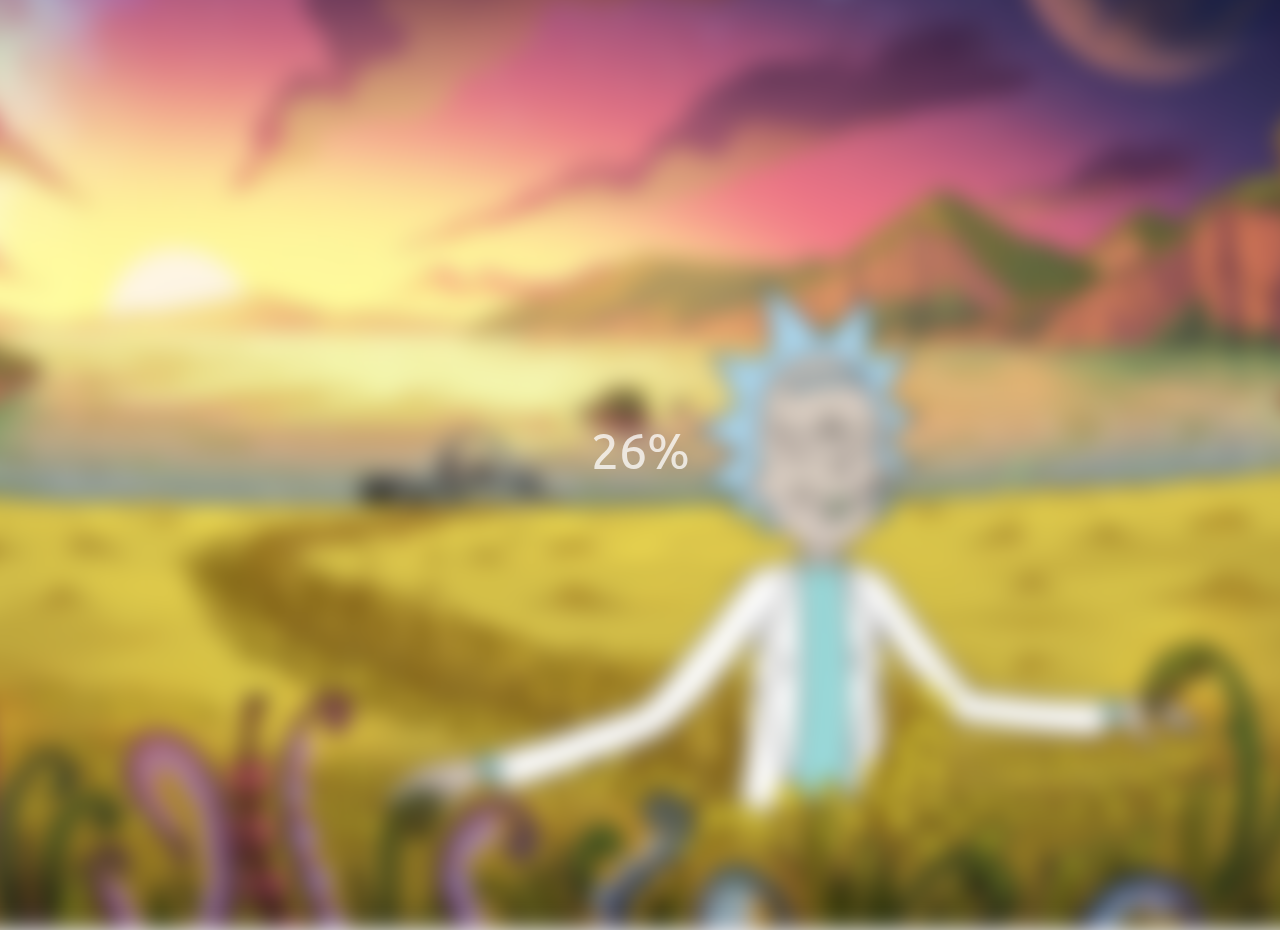
<file: Blurry Loading/index.html>
<!DOCTYPE html>
<html lang="en">
<head>
    <meta charset="UTF-8">
    <meta http-equiv="X-UA-Compatible" content="IE=edge">
    <meta name="viewport" content="width=device-width, initial-scale=1.0">
    <link rel="stylesheet" href="https://cdnjs.cloudflare.com/ajax/libs/font-awesome/5.15.3/css/all.min.css" integrity="sha512-iBBXm8fW90+nuLcSKlbmrPcLa0OT92xO1BIsZ+ywDWZCvqsWgccV3gFoRBv0z+8dLJgyAHIhR35VZc2oM/gI1w==" crossorigin="anonymous" referrerpolicy="no-referrer" />
    <link rel="stylesheet" href="style.css">
    <title>Blurry Loading</title>
</head>
<body>
    <section class="bg"></section>
    <div class="loading-text">0%</div>
    <script src="script.js"></script>
</body>
</html>
</file>
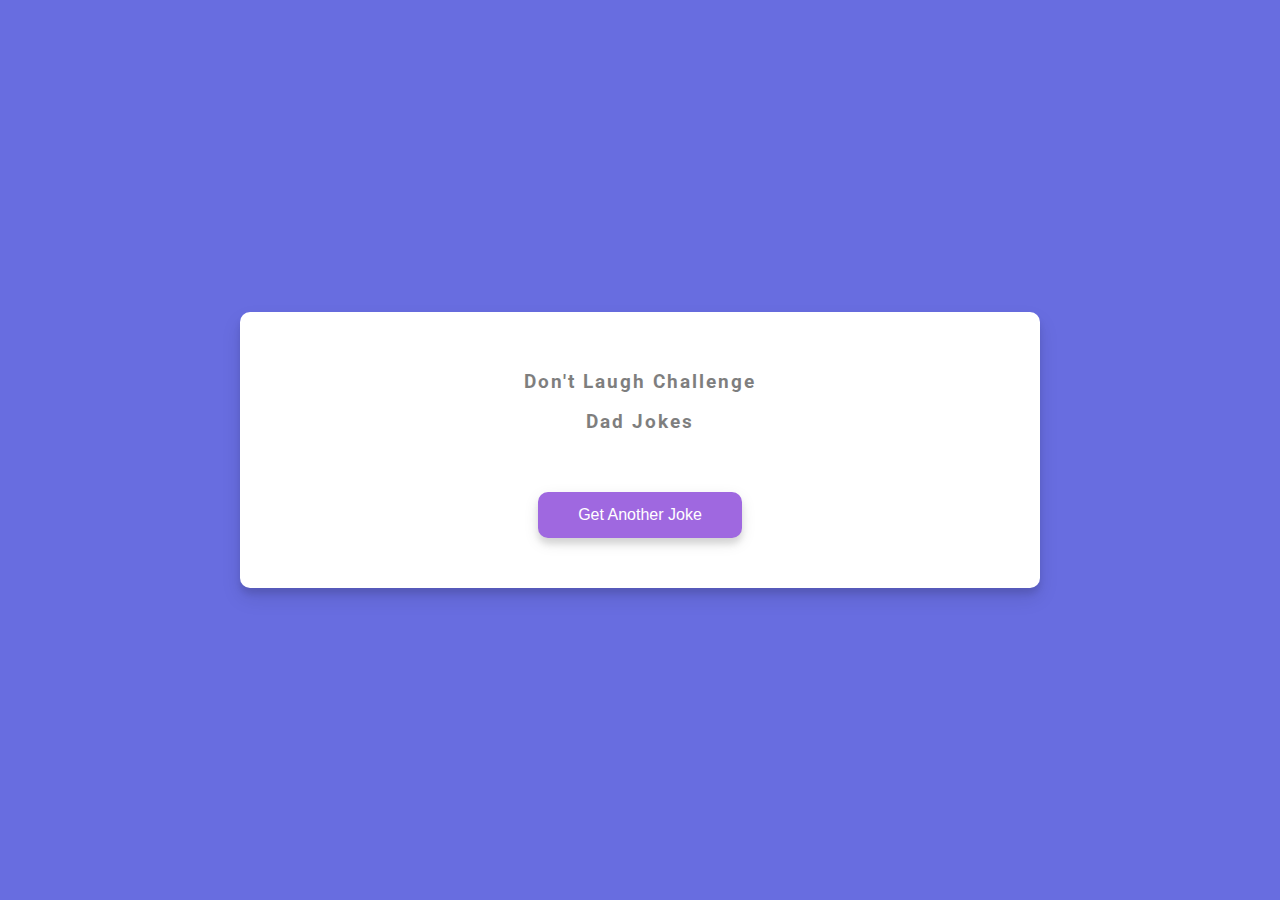
<file: Don't Laugh Challenge/index.html>
<!DOCTYPE html>
<html lang="en">
<head>
    <meta charset="UTF-8">
    <meta http-equiv="X-UA-Compatible" content="IE=edge">
    <meta name="viewport" content="width=device-width, initial-scale=1.0">
    <link rel="stylesheet" href="https://cdnjs.cloudflare.com/ajax/libs/font-awesome/5.15.3/css/all.min.css" integrity="sha512-iBBXm8fW90+nuLcSKlbmrPcLa0OT92xO1BIsZ+ywDWZCvqsWgccV3gFoRBv0z+8dLJgyAHIhR35VZc2oM/gI1w==" crossorigin="anonymous" referrerpolicy="no-referrer" />
    <link rel="stylesheet" href="style.css">
    <title>Don't Laugh Challenge
    </title>
</head>
<body>
    <div class="container">
        <h3>Don't Laugh Challenge</h3>
        <h3>Dad Jokes</h3>
        <div id="joke" class="joke"></div>
        <button id="jokeBtn" class="btn">
            Get Another Joke
        </button>
    </div>
    <script src="script.js"></script>
</body>
</html>
</file>
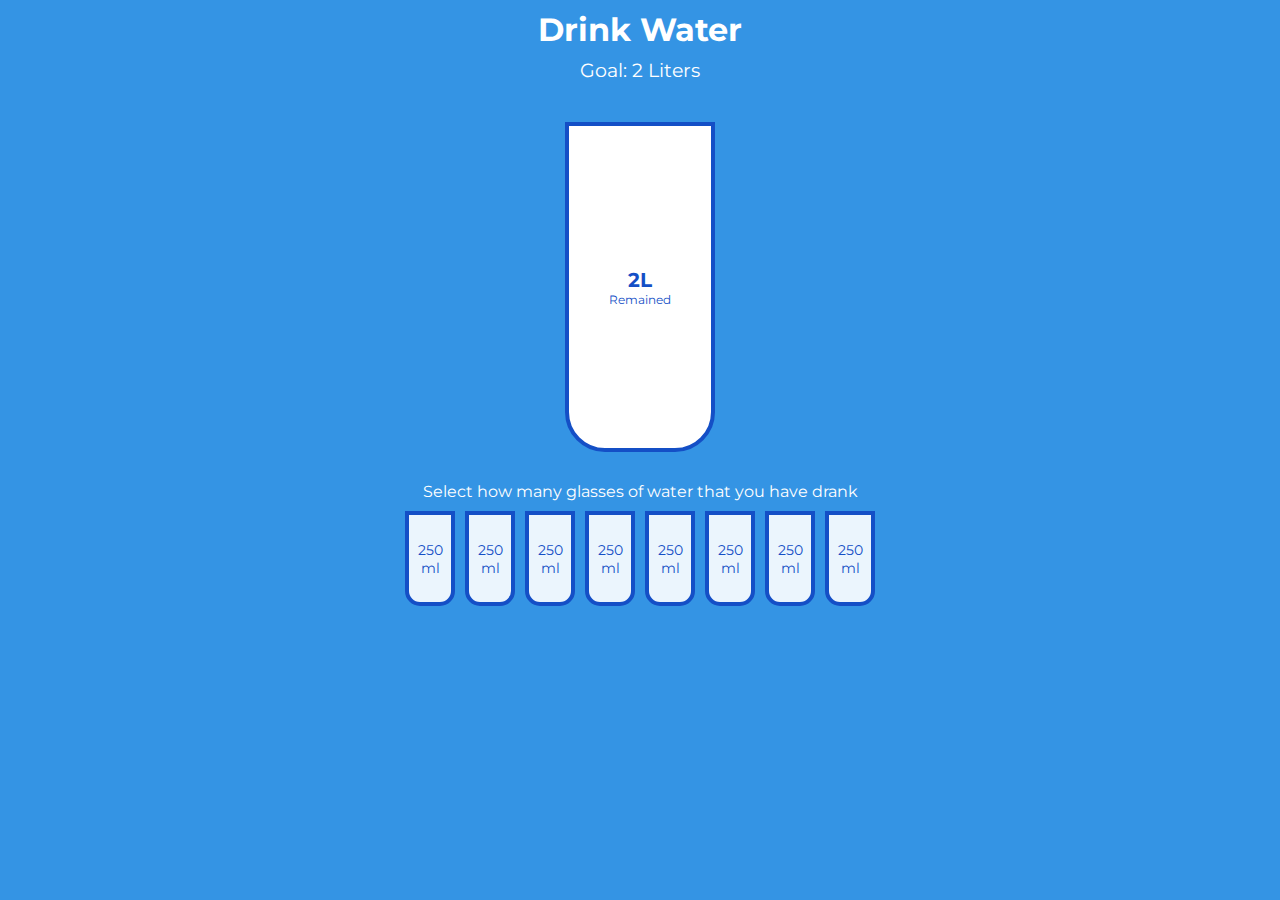
<file: Drink Water/index.html>
<!DOCTYPE html>
<html lang="en">
<head>
    <meta charset="UTF-8">
    <meta http-equiv="X-UA-Compatible" content="IE=edge">
    <meta name="viewport" content="width=device-width, initial-scale=1.0">
    <link rel="stylesheet" href="https://cdnjs.cloudflare.com/ajax/libs/font-awesome/5.15.3/css/all.min.css" integrity="sha512-iBBXm8fW90+nuLcSKlbmrPcLa0OT92xO1BIsZ+ywDWZCvqsWgccV3gFoRBv0z+8dLJgyAHIhR35VZc2oM/gI1w==" crossorigin="anonymous" referrerpolicy="no-referrer" />
    <link rel="stylesheet" href="style.css">
    <title>Drink Water</title>
</head>
<body>
    <h1>Drink Water</h1>
    <h3>Goal: 2 Liters</h3>
    <div class="cup">
        <div class="remained" id="remained">
            <span id="liters"></span>
            <small>Remained</small>
        </div>
        <div class="percentage" id="percentage"></div>
    </div>
    <p class="text">Select how many glasses of water that you have drank</p>
    <div class="cups">
        <div class="cup cup-small">250 ml</div>
        <div class="cup cup-small">250 ml</div>
        <div class="cup cup-small">250 ml</div>
        <div class="cup cup-small">250 ml</div>
        <div class="cup cup-small">250 ml</div>
        <div class="cup cup-small">250 ml</div>
        <div class="cup cup-small">250 ml</div>
        <div class="cup cup-small">250 ml</div>
    </div>
    <script src="script.js"></script>
</body>
</html>
</file>
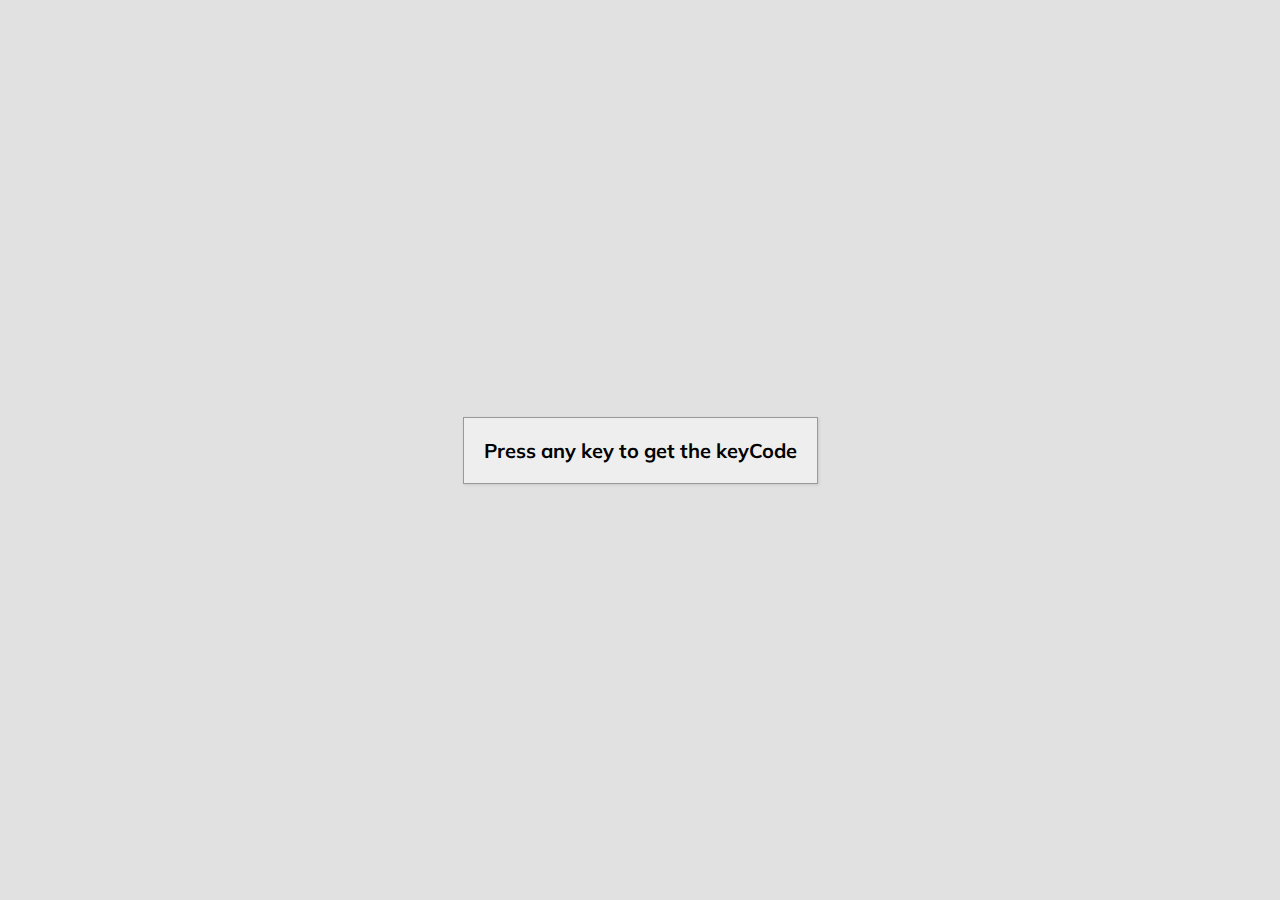
<file: Event Keycodes/index.html>
<!DOCTYPE html>
<html lang="en">
<head>
    <meta charset="UTF-8">
    <meta http-equiv="X-UA-Compatible" content="IE=edge">
    <meta name="viewport" content="width=device-width, initial-scale=1.0">
    <link rel="stylesheet" href="https://cdnjs.cloudflare.com/ajax/libs/font-awesome/5.15.3/css/all.min.css" integrity="sha512-iBBXm8fW90+nuLcSKlbmrPcLa0OT92xO1BIsZ+ywDWZCvqsWgccV3gFoRBv0z+8dLJgyAHIhR35VZc2oM/gI1w==" crossorigin="anonymous" referrerpolicy="no-referrer" />
    <link rel="stylesheet" href="style.css">
    <title>Event Keycodes</title>
</head>
<body>
    <div id="insert">
        <div class="key">
            Press any key to get the keyCode
        </div>
    </div>
    <script src="script.js"></script>
</body>
</html>
</file>
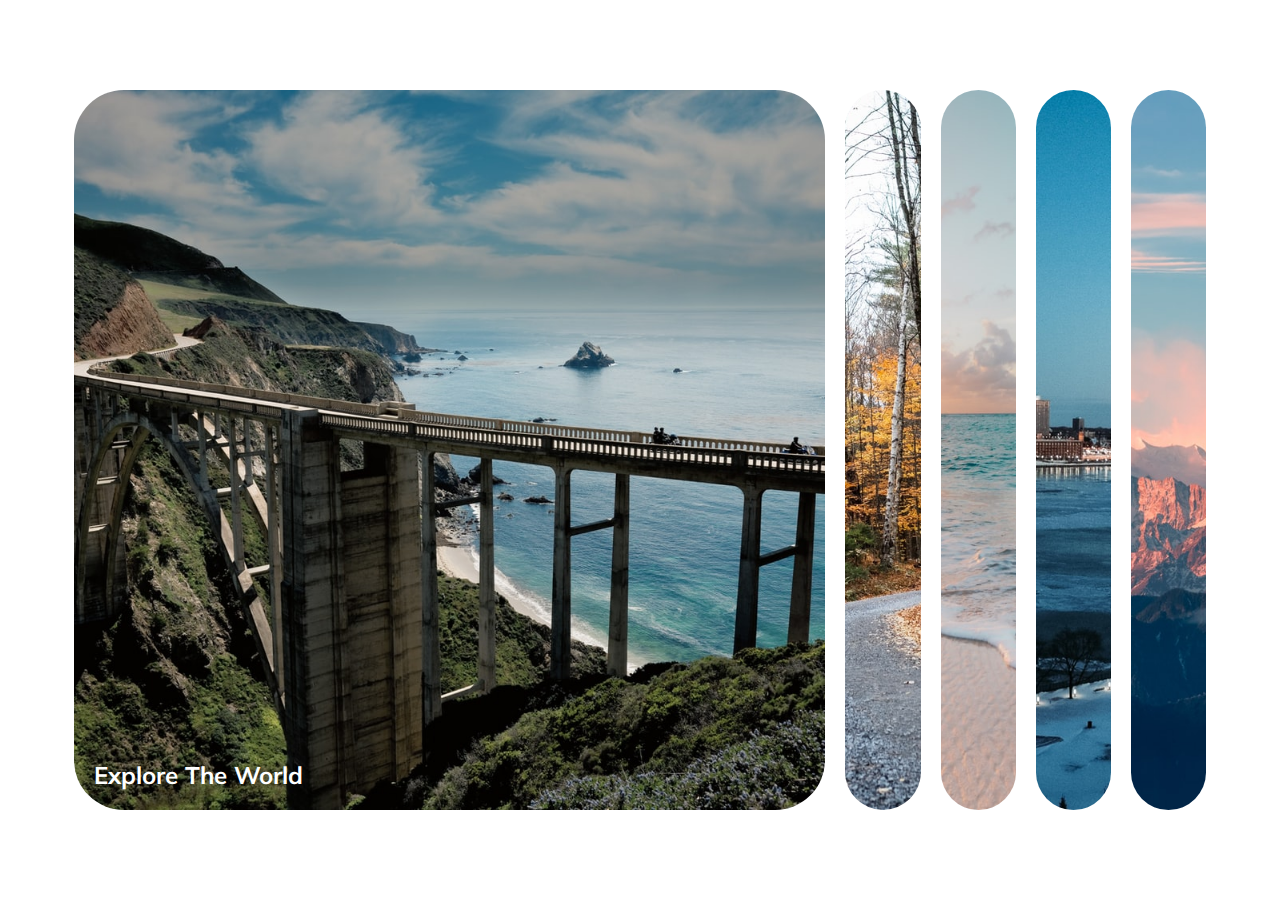
<file: Expanding Cards/index.html>
<!DOCTYPE html>
<html lang="en">
<head>
    <meta charset="UTF-8">
    <meta http-equiv="X-UA-Compatible" content="IE=edge">
    <meta name="viewport" content="width=device-width, initial-scale=1.0">
    <link rel="stylesheet" href="https://cdnjs.cloudflare.com/ajax/libs/font-awesome/5.15.3/css/all.min.css" integrity="sha512-iBBXm8fW90+nuLcSKlbmrPcLa0OT92xO1BIsZ+ywDWZCvqsWgccV3gFoRBv0z+8dLJgyAHIhR35VZc2oM/gI1w==" crossorigin="anonymous" referrerpolicy="no-referrer" />
    <link rel="stylesheet" href="style.css">
    <title>Expanding Cards</title>
</head>
<body>
    <div class="container">
        <div class="panel active" style="background-image: url(./image/1.jpg);">
            <h3>Explore The World</h3>
        </div>
        <div class="panel" style="background-image: url(./image/2.jpg);">
            <h3>Wild Forest</h3>
        </div>
        <div class="panel" style="background-image: url(./image/3.jpg);">
            <h3>Sunny Beach</h3>
        </div>
        <div class="panel" style="background-image: url(./image/4.jpg);">
            <h3>City on Winter</h3>
        </div>
        <div class="panel" style="background-image: url(./image/5.jpg);">
            <h3>Mountains</h3>
        </div>

    </div>
    <script src="script.js"></script>
</body>
</html>
</file>
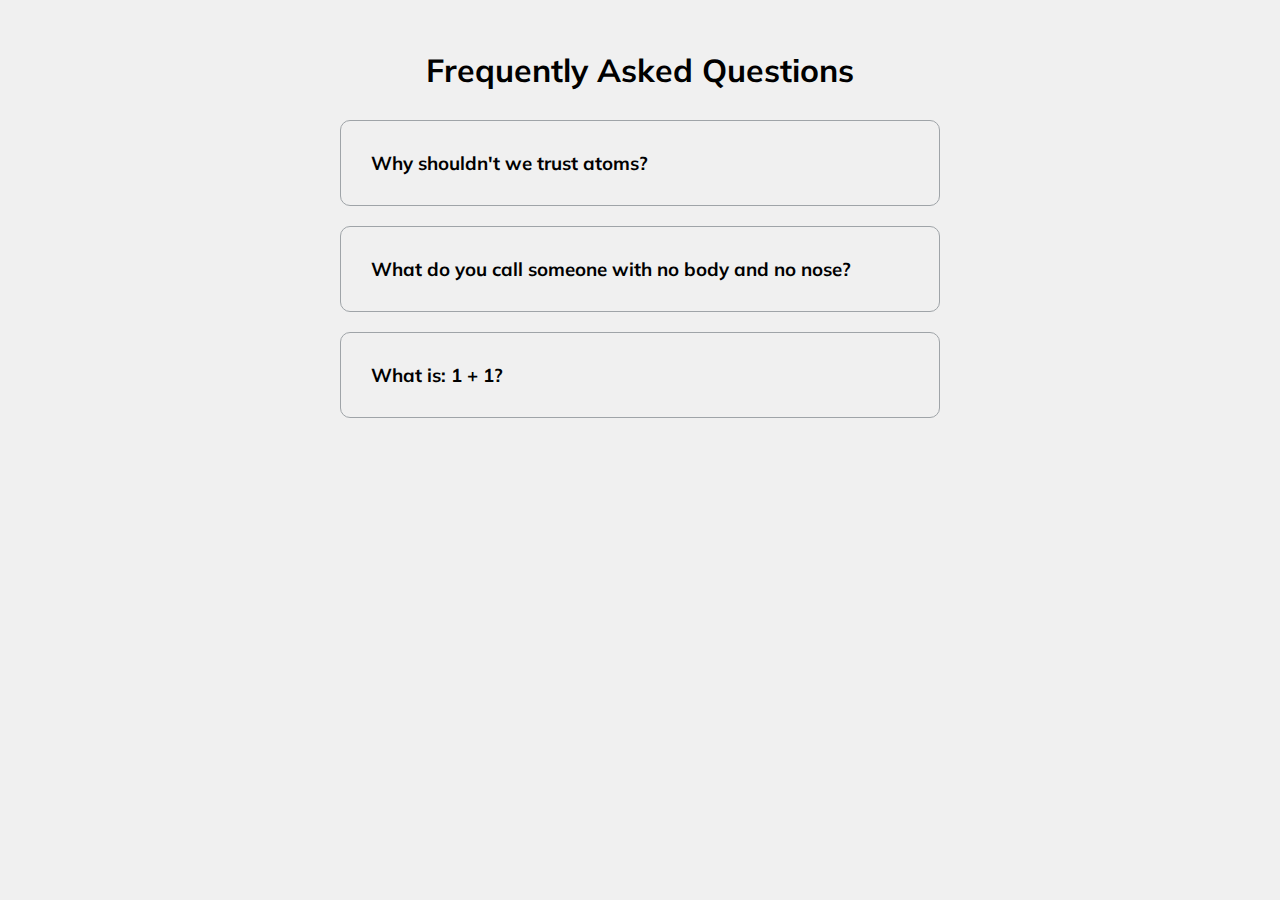
<file: Faq Collapse/index.html>
<!DOCTYPE html>
<html lang="en">
<head>
    <meta charset="UTF-8">
    <meta http-equiv="X-UA-Compatible" content="IE=edge">
    <meta name="viewport" content="width=device-width, initial-scale=1.0">
    <link rel="stylesheet" href="https://cdnjs.cloudflare.com/ajax/libs/font-awesome/5.15.3/css/all.min.css" integrity="sha512-iBBXm8fW90+nuLcSKlbmrPcLa0OT92xO1BIsZ+ywDWZCvqsWgccV3gFoRBv0z+8dLJgyAHIhR35VZc2oM/gI1w==" crossorigin="anonymous" referrerpolicy="no-referrer" />
    <link rel="stylesheet" href="style.css">
    <title>Faq Collapse</title>
</head>
<body>
    <h1>Frequently Asked Questions</h1>
    <div class="faq-container">
        <div class="faq">
            <h3 class="faq-title">
                Why shouldn't we trust atoms?
            </h3>
            <p class="faq-text">
                They make up everything!
            </p>
            <button class="faq-toggle">
                <i class="fas fa-chevron-down"></i>
                <i class="fas fa-times"></i>
            </button>
        </div>
        <div class="faq">
            <h3 class="faq-title">
                What do you call someone with no body and no nose?
            </h3>
            <p class="faq-text">
                Nobody knows.
            </p>
            <button class="faq-toggle">
                <i class="fas fa-chevron-down"></i>
                <i class="fas fa-times"></i>
            </button>
        </div>
        <div class="faq">
            <h3 class="faq-title">
                What is: 1 + 1?
            </h3>
            <p class="faq-text">
                It depends on who are you asking.
            </p>
            <button class="faq-toggle">
                <i class="fas fa-chevron-down"></i>
                <i class="fas fa-times"></i>
            </button>
        </div>
    </div>
    <script src="script.js"></script>
</body>
</html>
</file>
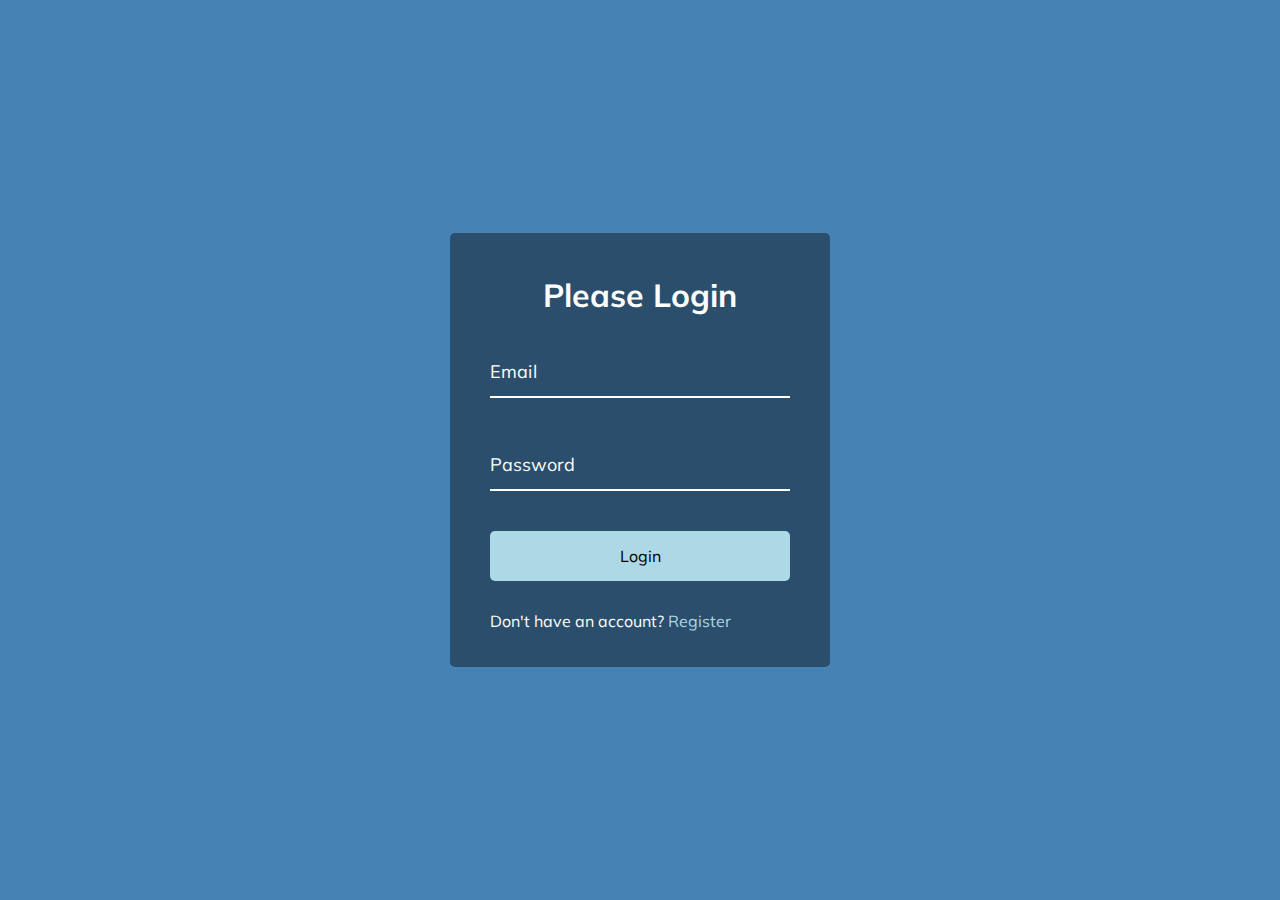
<file: Form Wave/index.html>
<!DOCTYPE html>
<html lang="en">

<head>
    <meta charset="UTF-8">
    <meta http-equiv="X-UA-Compatible" content="IE=edge">
    <meta name="viewport" content="width=device-width, initial-scale=1.0">
    <link rel="stylesheet" href="https://cdnjs.cloudflare.com/ajax/libs/font-awesome/5.15.3/css/all.min.css"
        integrity="sha512-iBBXm8fW90+nuLcSKlbmrPcLa0OT92xO1BIsZ+ywDWZCvqsWgccV3gFoRBv0z+8dLJgyAHIhR35VZc2oM/gI1w=="
        crossorigin="anonymous" referrerpolicy="no-referrer" />
    <link rel="stylesheet" href="style.css">
    <title>Form Wave</title>
</head>
<body>
    <div class="container">
        <h1>Please Login</h1>
        <form>
            <div class="form-control">
                <input type="text" required>
                <label>Email</label>
            </div>
            <div class="form-control">
                <input type="password" required>
                <label>Password</label>
            </div>
            <button class="btn">Login</button>
            <p class="text">
                Don't have an account?
                <a href="#">Register</a>
            </p>
        </form>
    </div>
    <script src="script.js"></script>
</body>
</html>
</file>
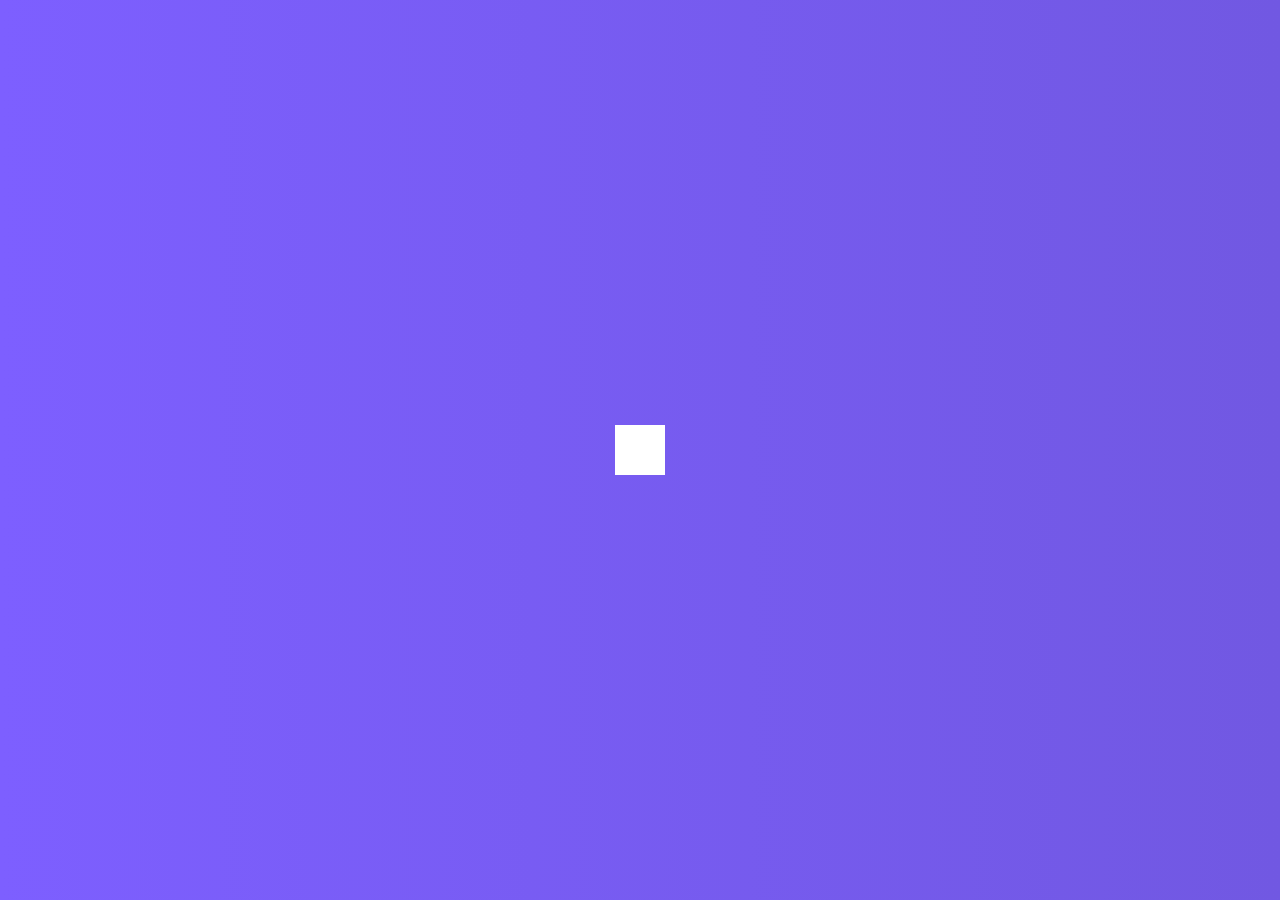
<file: Hidden Search Widget/index.html>
<!DOCTYPE html>
<html lang="en">
<head>
    <meta charset="UTF-8">
    <meta http-equiv="X-UA-Compatible" content="IE=edge">
    <meta name="viewport" content="width=device-width, initial-scale=1.0">
    <link rel="stylesheet" href="https://cdnjs.cloudflare.com/ajax/libs/font-awesome/5.15.3/css/all.min.css" integrity="sha512-iBBXm8fW90+nuLcSKlbmrPcLa0OT92xO1BIsZ+ywDWZCvqsWgccV3gFoRBv0z+8dLJgyAHIhR35VZc2oM/gI1w==" crossorigin="anonymous" referrerpolicy="no-referrer" />
    <link rel="stylesheet" href="style.css">
    <title>Hidden Search</title>
</head>
<body>
    <div class="search">
        <input type="text" class="input" placeholder="Search...">
        <button class="btn">
            <i class="fas fa-search"></i>
        </button>
    </div>
    <script src="script.js"></script>
</body>
</html>
</file>
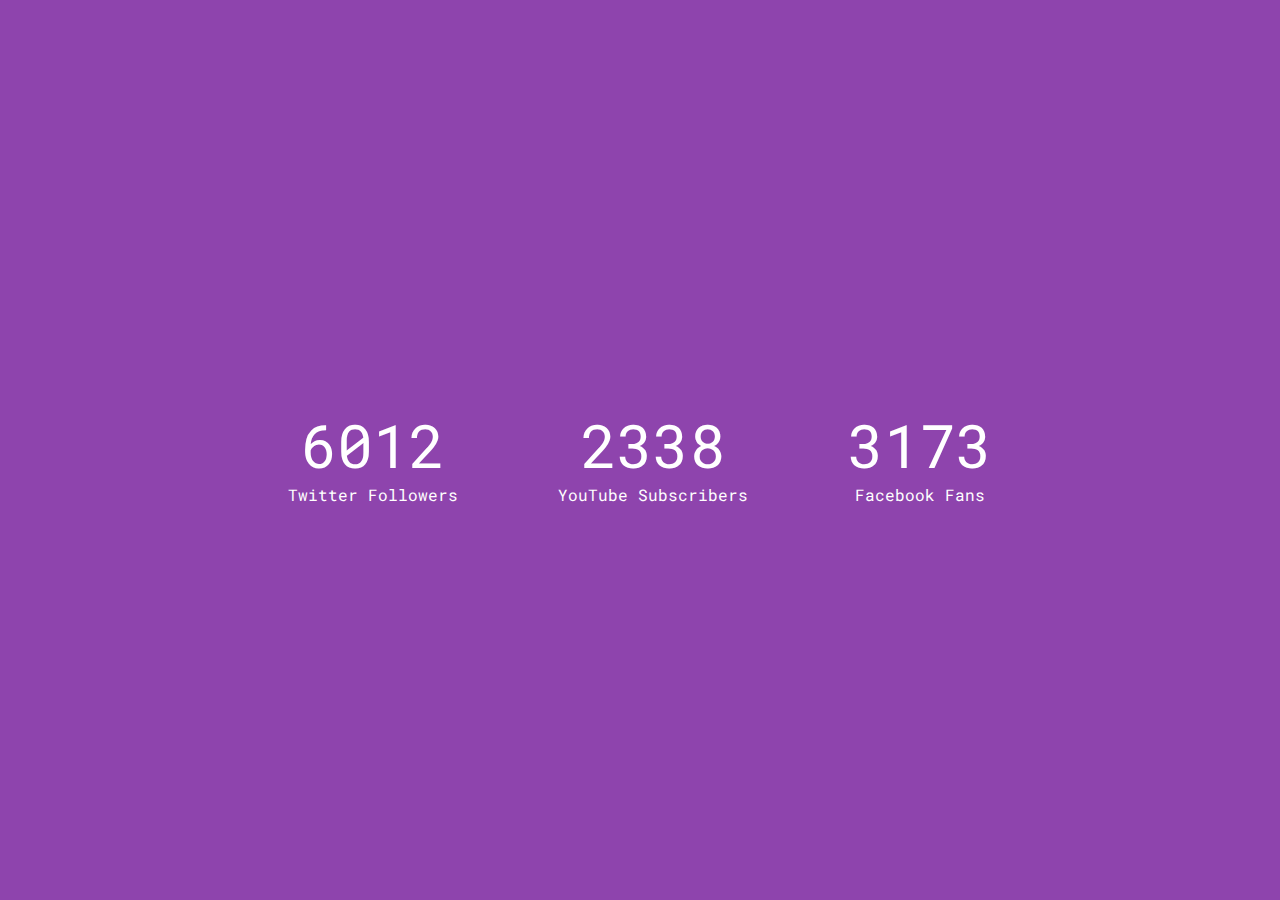
<file: Incrementing Counter/index.html>
<!DOCTYPE html>
<html lang="en">
<head>
    <meta charset="UTF-8">
    <meta http-equiv="X-UA-Compatible" content="IE=edge">
    <meta name="viewport" content="width=device-width, initial-scale=1.0">
    <link rel="stylesheet" href="https://cdnjs.cloudflare.com/ajax/libs/font-awesome/5.15.3/css/all.min.css" integrity="sha512-iBBXm8fW90+nuLcSKlbmrPcLa0OT92xO1BIsZ+ywDWZCvqsWgccV3gFoRBv0z+8dLJgyAHIhR35VZc2oM/gI1w==" crossorigin="anonymous" referrerpolicy="no-referrer" />
    <link rel="stylesheet" href="style.css">
    <title>Incrementing Counter</title>
</head>
<body>
    <div class="counter-container">
        <i class="fab fa-twitter fa-3x"></i>
        <div class="counter" data-target="18000"></div>
        <span>Twitter Followers</span>
    </div>
    <div class="counter-container">
        <i class="fab fa-youtube fa-3x"></i>
        <div class="counter" data-target="7000"></div>
        <span>YouTube Subscribers</span>
    </div>
    <div class="counter-container">
        <i class="fab fa-facebook fa-3x"></i>
        <div class="counter" data-target="9500"></div>
        <span>Facebook Fans</span>
    </div>
    <script src="script.js"></script>
</body>
</html>
</file>
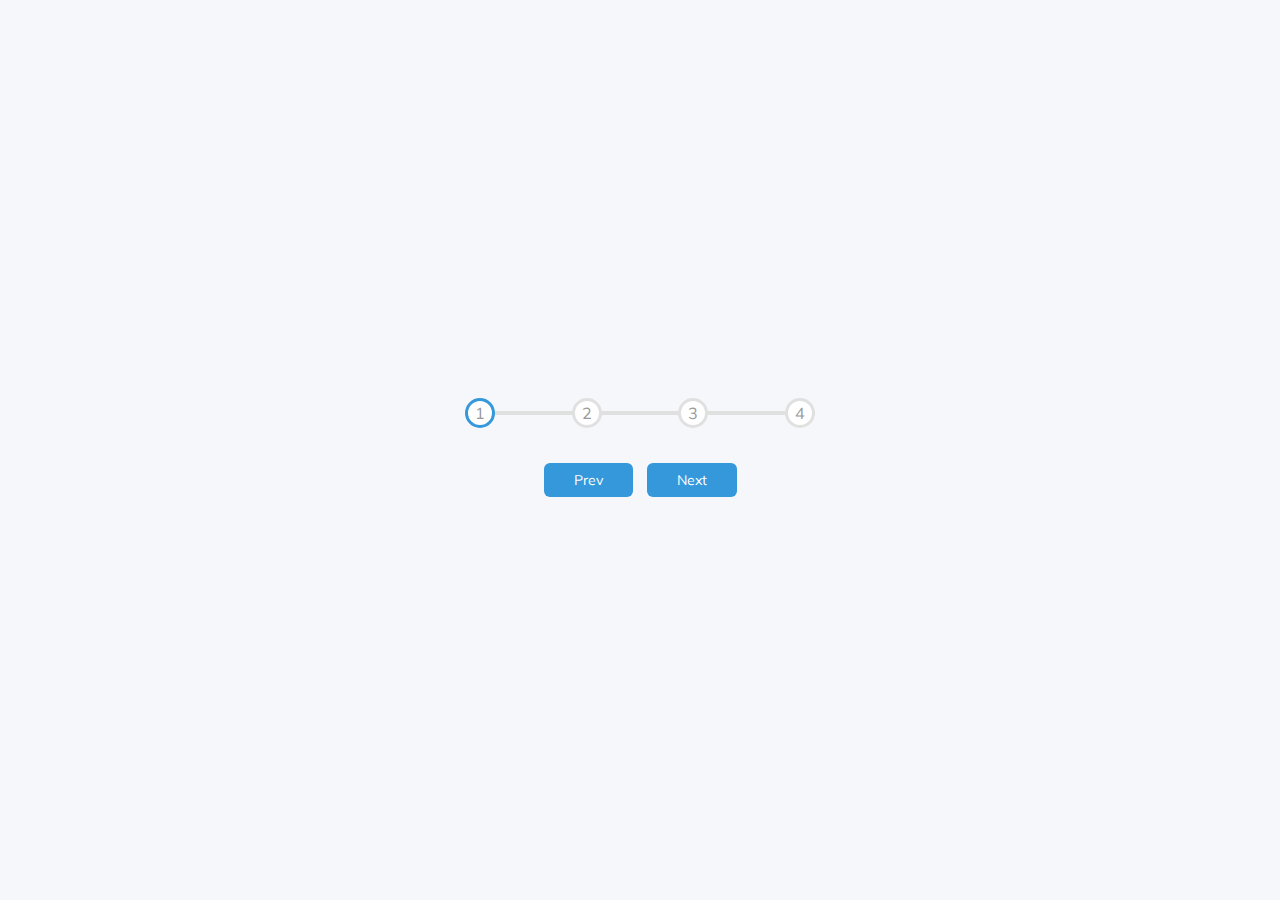
<file: Progress Steps/index.html>
<!DOCTYPE html>
<html lang="en">
<head>
    <meta charset="UTF-8">
    <meta http-equiv="X-UA-Compatible" content="IE=edge">
    <meta name="viewport" content="width=device-width, initial-scale=1.0">
    <link rel="stylesheet" href="https://cdnjs.cloudflare.com/ajax/libs/font-awesome/5.15.3/css/all.min.css" integrity="sha512-iBBXm8fW90+nuLcSKlbmrPcLa0OT92xO1BIsZ+ywDWZCvqsWgccV3gFoRBv0z+8dLJgyAHIhR35VZc2oM/gI1w==" crossorigin="anonymous" referrerpolicy="no-referrer" />
    <link rel="stylesheet" href="style.css">
    <title>Progress Steps</title>
</head>
<body>
    <div class="container">
        <div class="progress-container">
            <div class="progress" id="progress"></div>
            <div class="circle active">1</div>
            <div class="circle">2</div>
            <div class="circle">3</div>
            <div class="circle">4</div>
        </div>
        <button class="btn" id="prev">Prev</button>
        <button class="btn" id="next">Next</button>
    </div>
    <script src="script.js"></script>
</body>
</html>
</file>
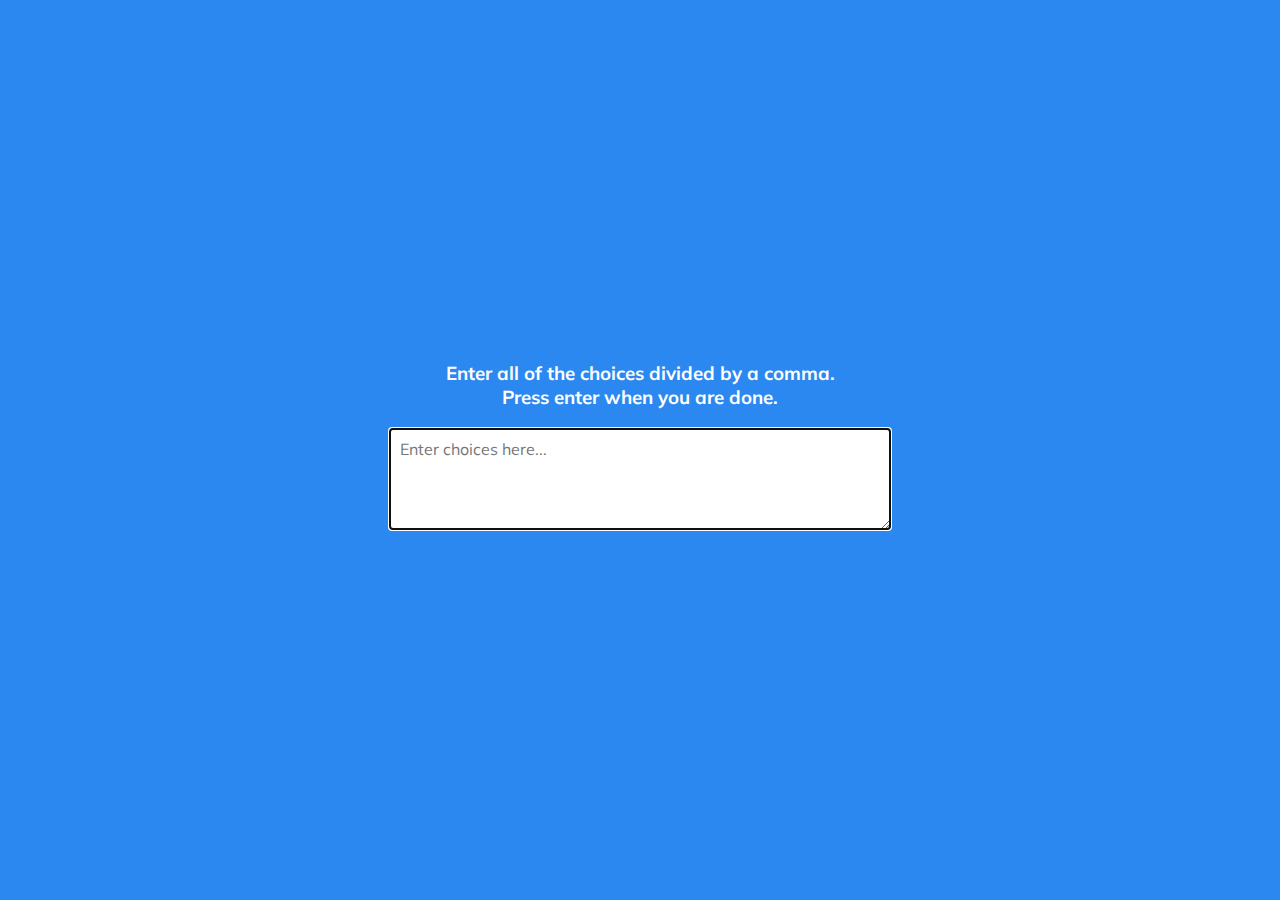
<file: Random Choice Picker/index.html>
<!DOCTYPE html>
<html lang="en">
<head>
    <meta charset="UTF-8">
    <meta http-equiv="X-UA-Compatible" content="IE=edge">
    <meta name="viewport" content="width=device-width, initial-scale=1.0">
    <link rel="stylesheet" href="https://cdnjs.cloudflare.com/ajax/libs/font-awesome/5.15.3/css/all.min.css" integrity="sha512-iBBXm8fW90+nuLcSKlbmrPcLa0OT92xO1BIsZ+ywDWZCvqsWgccV3gFoRBv0z+8dLJgyAHIhR35VZc2oM/gI1w==" crossorigin="anonymous" referrerpolicy="no-referrer" />
    <link rel="stylesheet" href="style.css">
    <title>Random Choice Picker</title>
</head>
<body>
    <div class="container">
        <h3>Enter all of the choices divided by a comma. <br> Press enter when you are done.</h3>
        <textarea id="textarea" placeholder="Enter choices here..."></textarea>
        <div id="tags"></div>
    </div>
    <script src="script.js"></script>
</body>
</html>
</file>
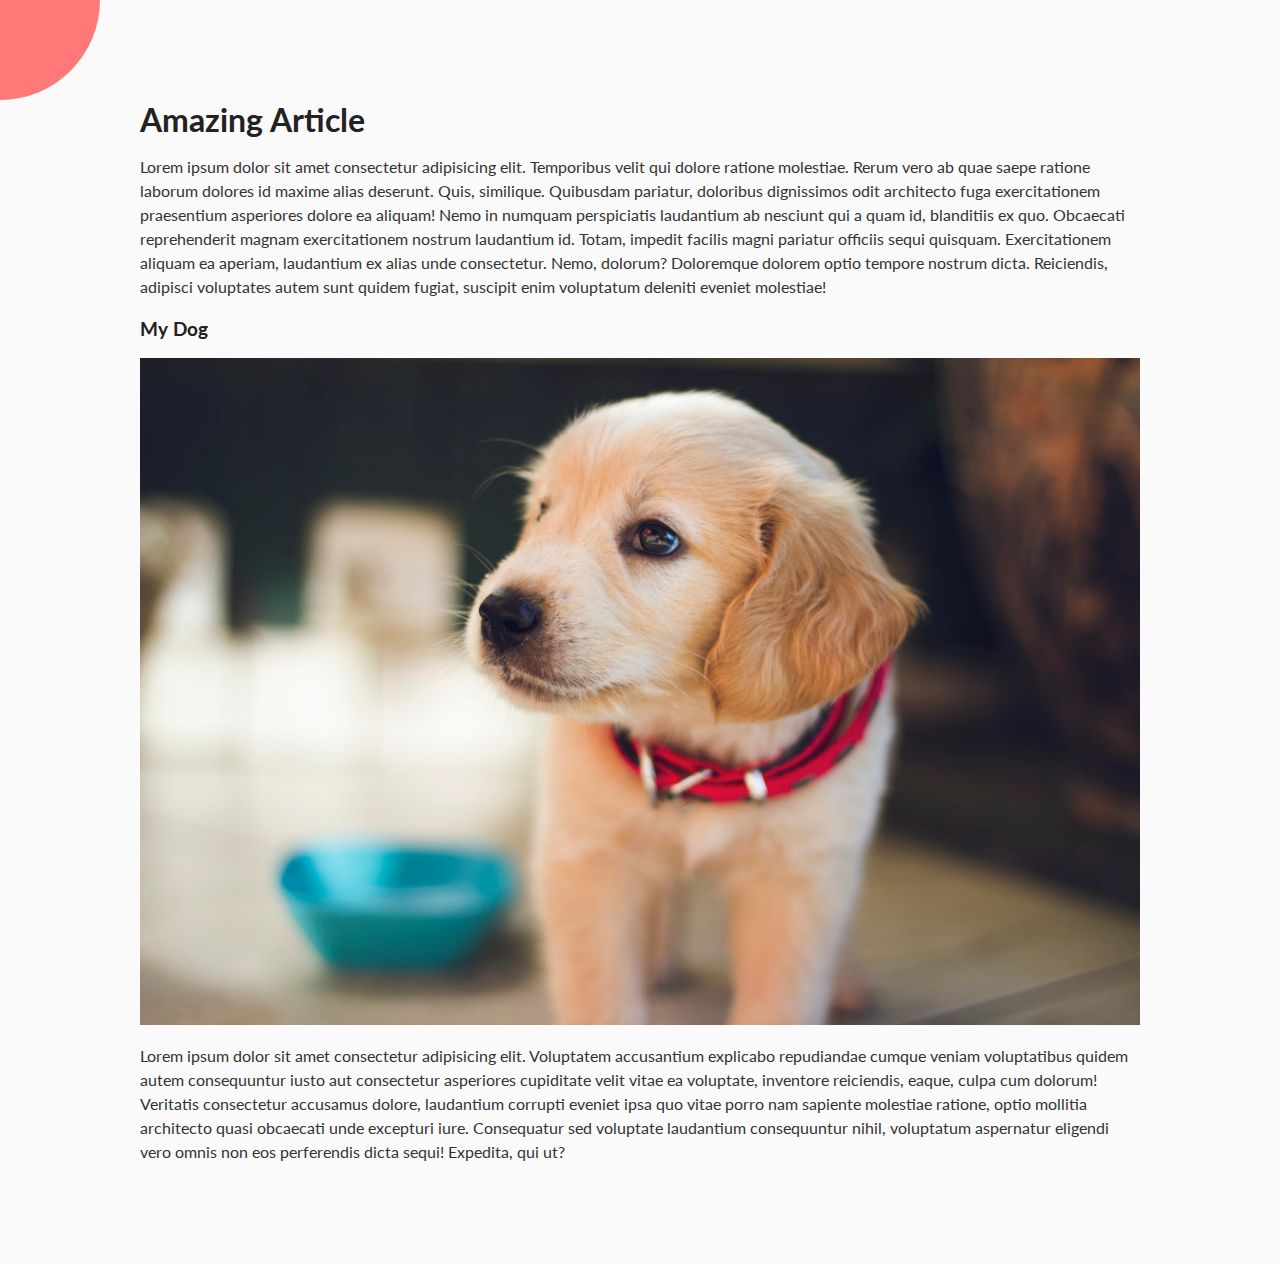
<file: Rotating Navigation Animation/index.html>
<!DOCTYPE html>
<html lang="en">

<head>
    <meta charset="UTF-8">
    <meta http-equiv="X-UA-Compatible" content="IE=edge">
    <meta name="viewport" content="width=device-width, initial-scale=1.0">
    <link rel="stylesheet" href="https://cdnjs.cloudflare.com/ajax/libs/font-awesome/5.15.3/css/all.min.css"
        integrity="sha512-iBBXm8fW90+nuLcSKlbmrPcLa0OT92xO1BIsZ+ywDWZCvqsWgccV3gFoRBv0z+8dLJgyAHIhR35VZc2oM/gI1w=="
        crossorigin="anonymous" referrerpolicy="no-referrer" />
    <link rel="stylesheet" href="style.css">
    <title>Rotating Navigation</title>
</head>

<body>
    <div class="container">
        <div class="circle-container">
            <div class="circle">
                <button id="close">
                    <i class="fas fa-times"></i>
                </button>
                <button id="open">
                    <i class="fas fa-bars"></i>
                </button>
            </div>
        </div>
        <div class="content">
            <h1>Amazing Article</h1>
            <p>
                Lorem ipsum dolor sit amet consectetur adipisicing elit. Temporibus velit qui dolore ratione
                molestiae. Rerum vero ab quae saepe ratione laborum dolores id maxime alias deserunt. Quis,
                similique. Quibusdam pariatur, doloribus dignissimos odit architecto fuga exercitationem praesentium
                asperiores dolore ea aliquam! Nemo in numquam perspiciatis laudantium ab nesciunt qui a quam id,
                blanditiis ex quo. Obcaecati reprehenderit magnam exercitationem nostrum laudantium id. Totam,
                impedit facilis magni pariatur officiis sequi quisquam. Exercitationem aliquam ea aperiam,
                laudantium ex alias unde consectetur. Nemo, dolorum? Doloremque dolorem optio tempore nostrum dicta.
                Reiciendis, adipisci voluptates autem sunt quidem fugiat, suscipit enim voluptatum deleniti eveniet
                molestiae!
            </p>
            <h3>My Dog</h3>
            <img src="./image/dog.jpg" alt="doggy">
            <p>
                Lorem ipsum dolor sit amet consectetur adipisicing elit. Voluptatem accusantium explicabo repudiandae
                cumque veniam voluptatibus quidem autem consequuntur iusto aut consectetur asperiores cupiditate
                velit vitae ea voluptate, inventore reiciendis, eaque, culpa cum dolorum! Veritatis consectetur
                accusamus dolore, laudantium corrupti eveniet ipsa quo vitae porro nam sapiente molestiae ratione,
                optio mollitia architecto quasi obcaecati unde excepturi iure. Consequatur sed voluptate laudantium
                consequuntur nihil, voluptatum aspernatur eligendi vero omnis non eos perferendis dicta sequi!
                Expedita, qui ut?
            </p>
        </div>
    </div>
    <nav>
        <ul>
            <li><i class="fas fa-home"></i> Home</li>
            <li><i class="fas fa-user-alt"></i> About</li>
            <li><i class="fas fa-envelope"></i> Contact</li>
        </ul>
    </nav>
    <script src="script.js"></script>
</body>

</html>
</file>
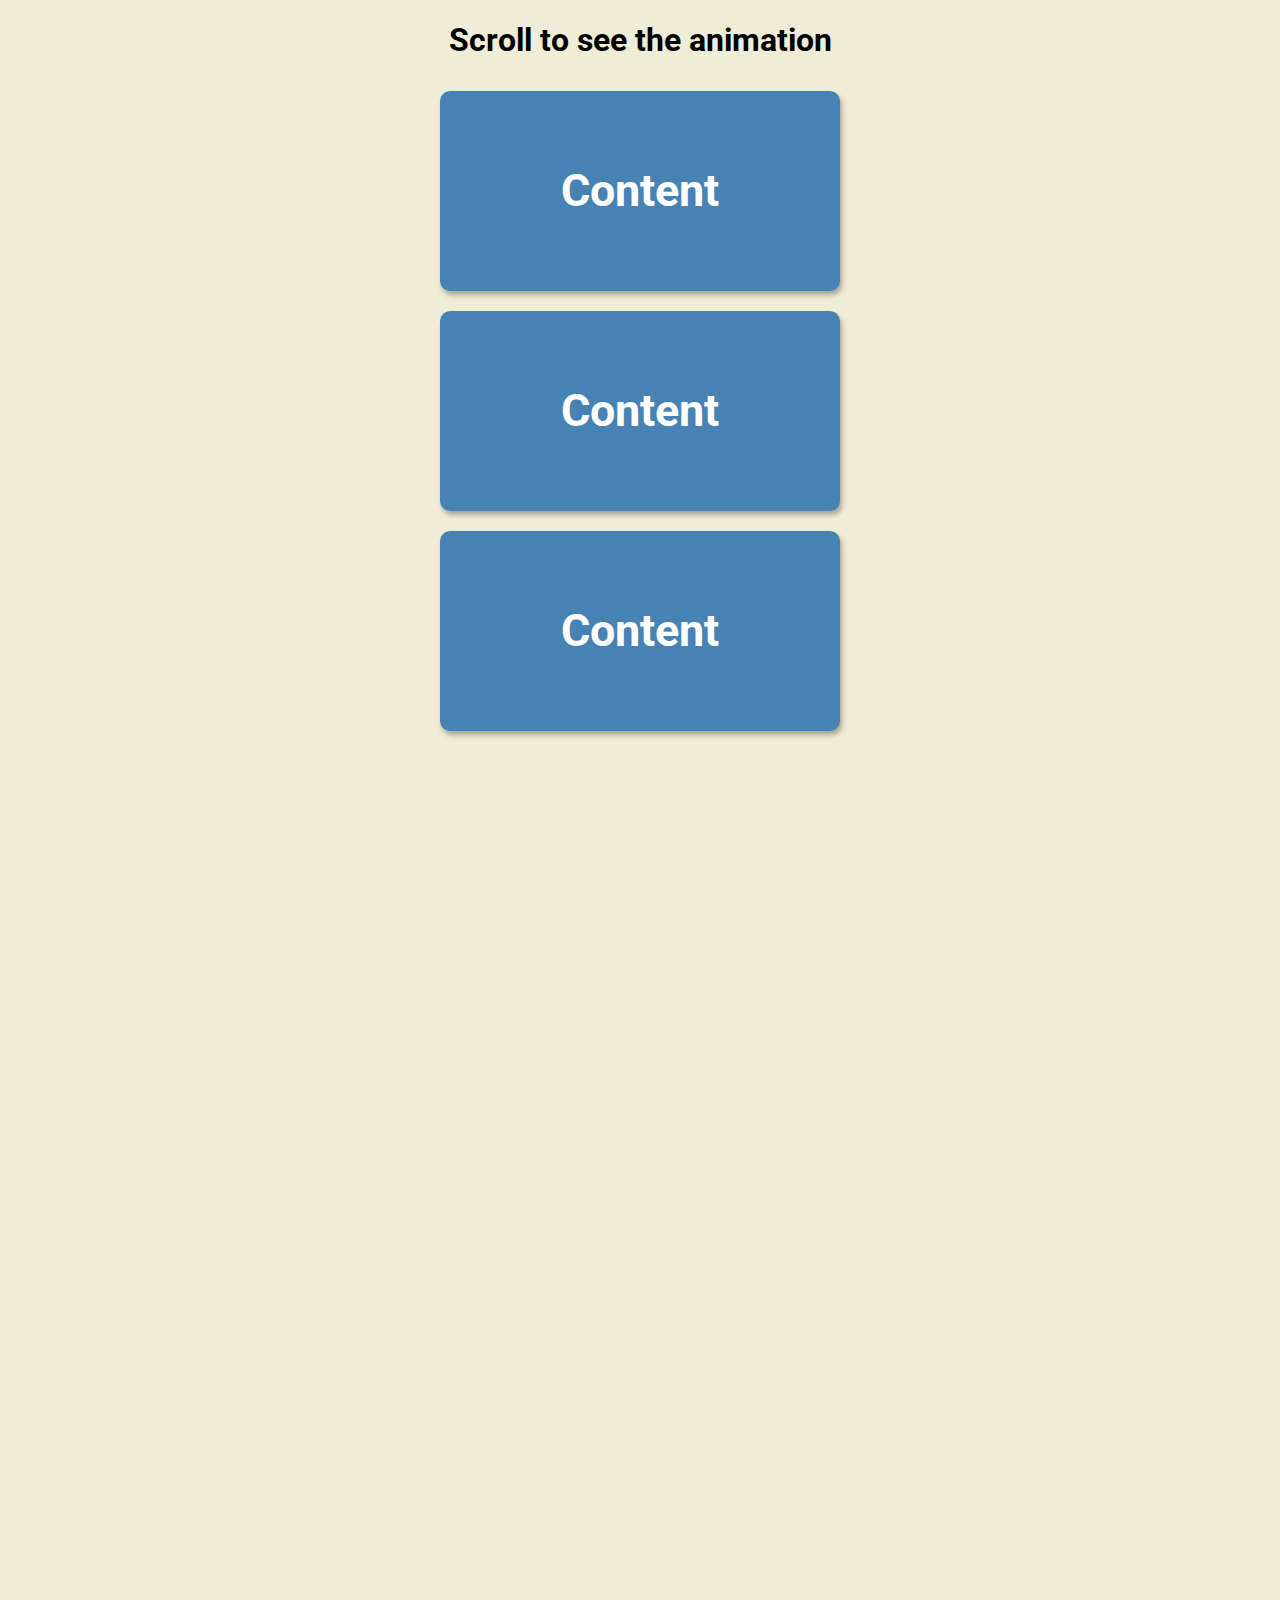
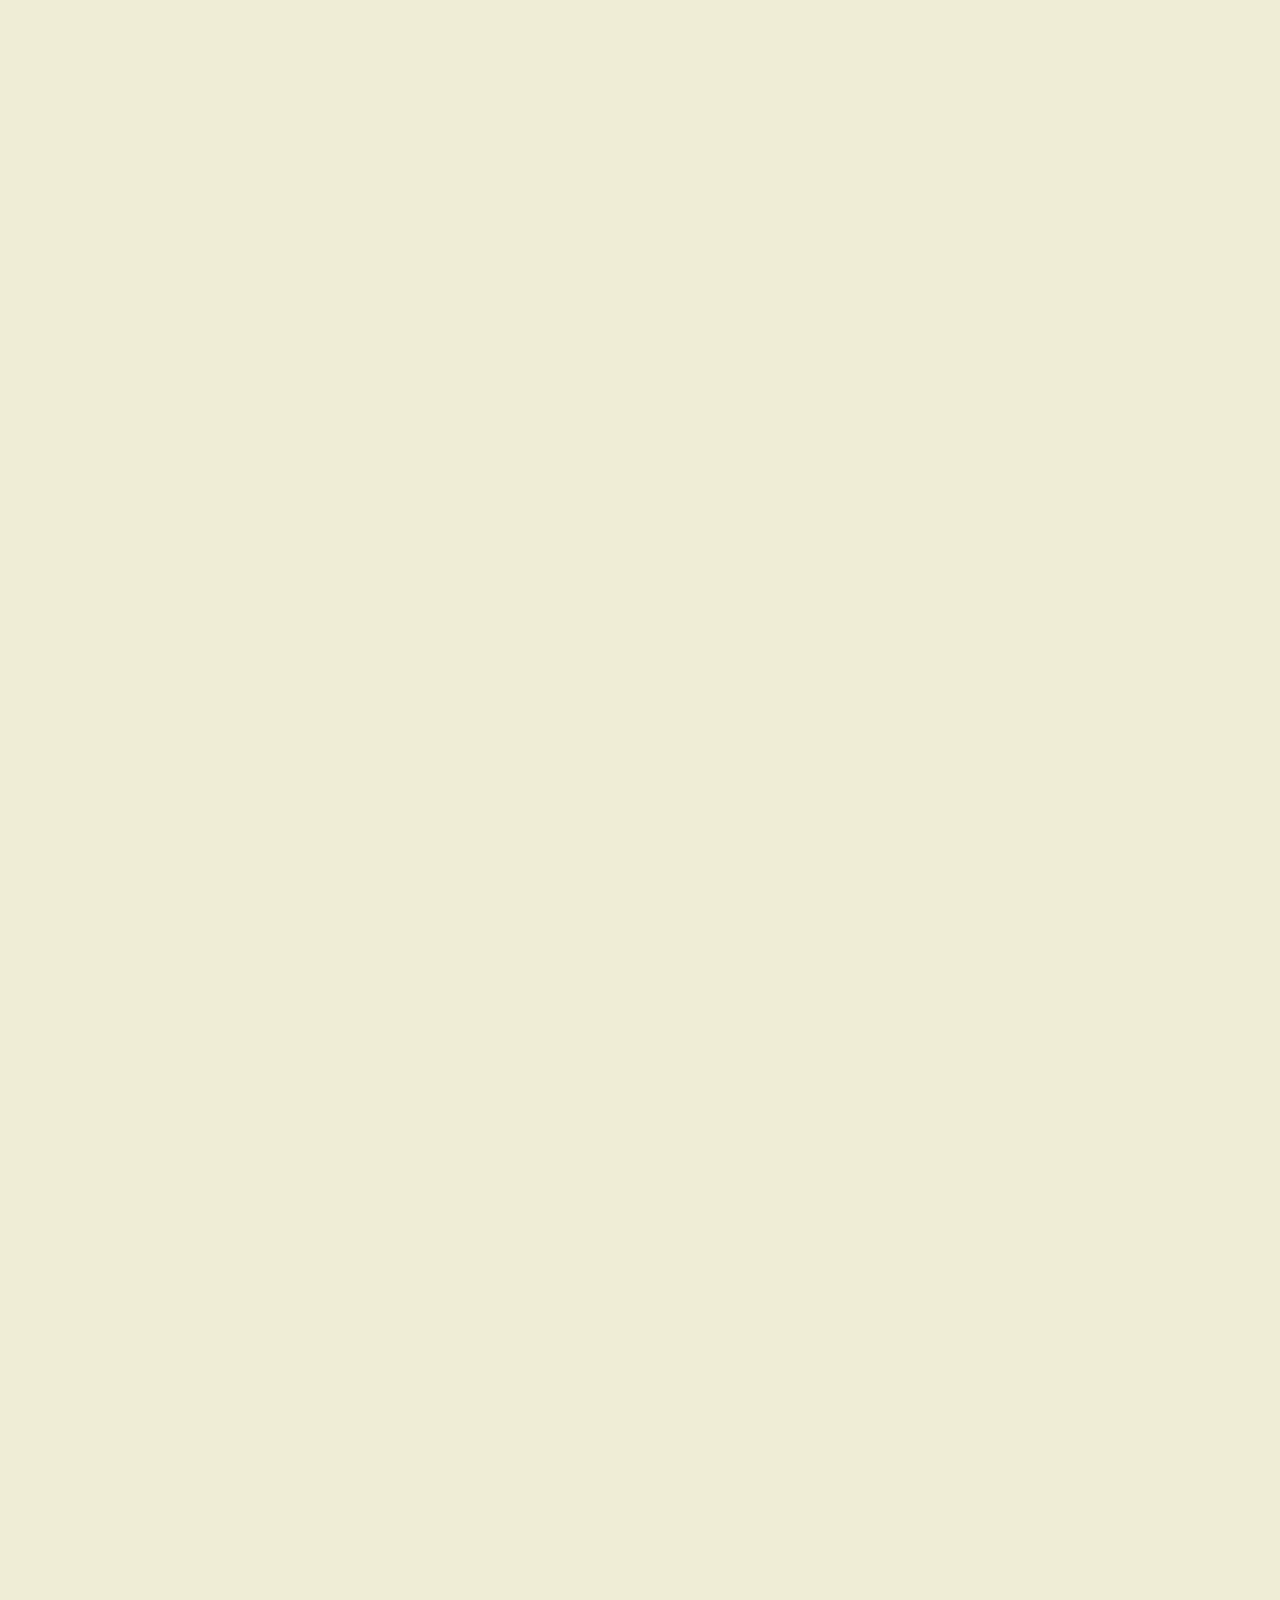
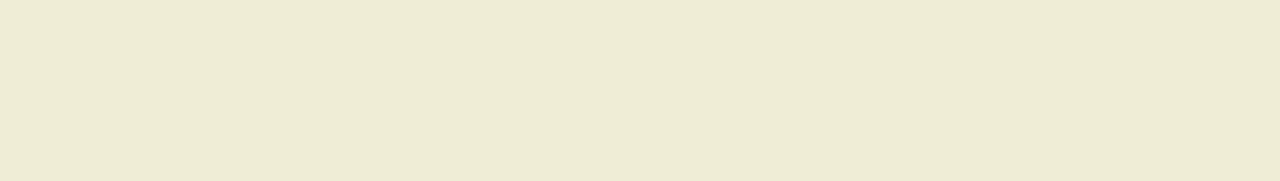
<file: Scroll Animation/index.html>
<!DOCTYPE html>
<html lang="en">
<head>
    <meta charset="UTF-8">
    <meta http-equiv="X-UA-Compatible" content="IE=edge">
    <meta name="viewport" content="width=device-width, initial-scale=1.0">
    <link rel="stylesheet" href="https://cdnjs.cloudflare.com/ajax/libs/font-awesome/5.15.3/css/all.min.css" integrity="sha512-iBBXm8fW90+nuLcSKlbmrPcLa0OT92xO1BIsZ+ywDWZCvqsWgccV3gFoRBv0z+8dLJgyAHIhR35VZc2oM/gI1w==" crossorigin="anonymous" referrerpolicy="no-referrer" />
    <link rel="stylesheet" href="style.css">
    <title>Scroll Animation</title>
</head>
<body>
    <h1>Scroll to see the animation</h1>
    <div class="box">
        <h2>Content</h2>
    </div>
    <div class="box">
        <h2>Content</h2>
    </div>
    <div class="box">
        <h2>Content</h2>
    </div>
    <div class="box">
        <h2>Content</h2>
    </div>
    <div class="box">
        <h2>Content</h2>
    </div>
    <div class="box">
        <h2>Content</h2>
    </div>
    <div class="box">
        <h2>Content</h2>
    </div>
    <div class="box">
        <h2>Content</h2>
    </div>
    <div class="box">
        <h2>Content</h2>
    </div>
    <div class="box">
        <h2>Content</h2>
    </div>
    <div class="box">
        <h2>Content</h2>
    </div>
    <div class="box">
        <h2>Content</h2>
    </div>
    <div class="box">
        <h2>Content</h2>
    </div>
    <div class="box">
        <h2>Content</h2>
    </div>
    <div class="box">
        <h2>Content</h2>
    </div>
    <script src="script.js"></script>
</body>
</html>
</file>
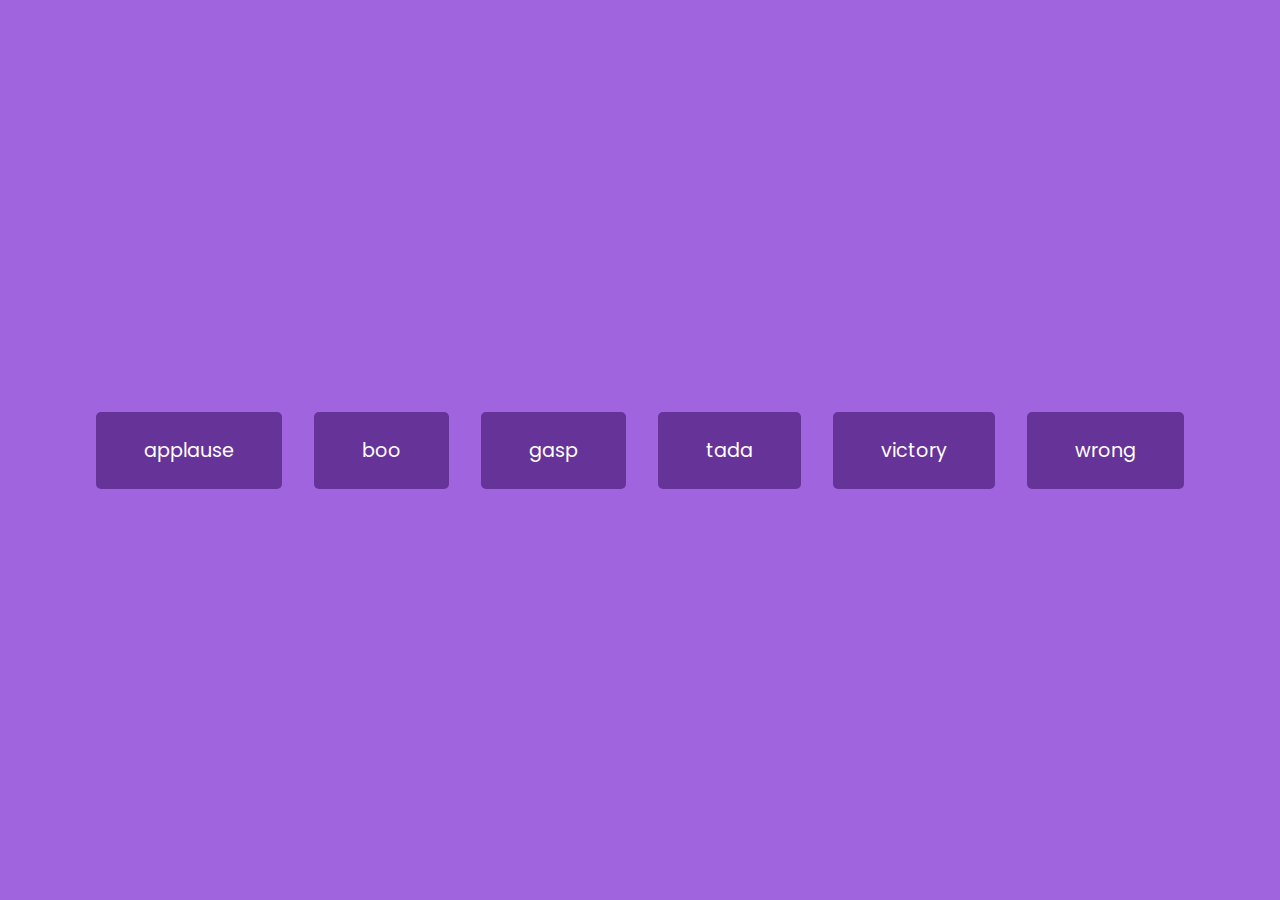
<file: Sound Board/index.html>
<!DOCTYPE html>
<html lang="en">
<head>
    <meta charset="UTF-8">
    <meta http-equiv="X-UA-Compatible" content="IE=edge">
    <meta name="viewport" content="width=device-width, initial-scale=1.0">
    <link rel="stylesheet" href="https://cdnjs.cloudflare.com/ajax/libs/font-awesome/5.15.3/css/all.min.css" integrity="sha512-iBBXm8fW90+nuLcSKlbmrPcLa0OT92xO1BIsZ+ywDWZCvqsWgccV3gFoRBv0z+8dLJgyAHIhR35VZc2oM/gI1w==" crossorigin="anonymous" referrerpolicy="no-referrer" />
    <link rel="stylesheet" href="style.css">
    <title>Sound Board</title>
</head>
<body>
    <audio id="applause" src="./sounds/applause.mp3"></audio>
    <audio id="boo" src="./sounds/boo.mp3"></audio>
    <audio id="gasp" src="./sounds/gasp.mp3"></audio>
    <audio id="tada" src="./sounds/tada.mp3"></audio>
    <audio id="victory" src="./sounds/victory.mp3"></audio>
    <audio id="wrong" src="./sounds/wrong.mp3"></audio>
    <div id="buttons"></div>
    <script src="script.js"></script>
</body>
</html>
</file>
<file: Blurry Loading/style.css>
@import url('https://fonts.googleapis.com/css?family=Ubuntu');

* {
    box-sizing: border-box;
}

body {
    font-family: 'Ubuntu', sans-serif;
    display: flex;
    align-items: center;
    justify-content: center;
    height: 100vh;
    overflow: hidden;
    margin: 0;
}

.bg {
    background: url("./image/bg.jpg") no-repeat center center/cover;
    position: absolute;
    top: -30px;
    left: -30px;
    width: calc(100vw + 60px);
    height: calc(100vh + 60px);
    z-index: -1;
    filter: blur(0px);
}

.loading-text {
    font-size: 50px;
    color: #fff;
}
</file>
<file: Don't Laugh Challenge/style.css>
@import url('https://fonts.googleapis.com/css2?family=Roboto:wght@400;700&display=swap');

* {
    box-sizing: border-box;
}

body {
    background-color: #686de0;
    font-family: 'Roboto', sans-serif;
    display: flex;
    flex-direction: column;
    align-items: center;
    justify-content: center;
    height: 100vh;
    overflow: hidden;
    margin: 0;
    padding: 20px;
}

.container {
    background-color: #fff;
    border-radius: 10px;
    box-shadow: 0 10px 20px rgba(0, 0, 0, 0.1), 0 6px 6px rgba(0, 0, 0, 0.1);
    padding: 50px 20px;
    text-align: center;
    max-width: 100%;
    width: 800px;
}

h3 {
    margin: 0;
    opacity: 0.5;
    letter-spacing: 2px;
    line-height: 40px;
}

.joke {
    font-size: 30px;
    letter-spacing: 1px;
    line-height: 40px;
    margin: 50px auto;
    max-width: 600px;
}

.btn {
    background-color: #9f68e0;
    border: 0;
    border-radius: 10px;
    color: #fff;
    box-shadow: 0 5px 15px rgba(0, 0, 0, 0.1), 0 6px 6px rgba(0, 0, 0, 0.1);
    padding: 14px 40px;
    font-size: 16px;
    cursor: pointer;
}

.btn:active {
    transform: scale(0.98);
}

.btn:focus {
    outline: 0;
}
</file>
<file: Drink Water/style.css>
@import url('https://fonts.googleapis.com/css?family=Montserrat:400,600&display=swap');

:root {
    --border-color: #144fc6;
    --fill-color: #6ab3f8;
}

* {
    box-sizing: border-box;
}

body {
    background-color: #3494e4;
    color: #fff;
    font-family: 'Montserrat', sans-serif;
    display: flex;
    flex-direction: column;
    align-items: center;
    margin: 0 0 40px 0;
}

h1 {
    margin: 10px 0 0;
}

h3 {
    font-weight: 400;
    margin: 10px 0;
}

.cup {
    background-color: #fff;
    border: 4px solid var(--border-color);
    color: var(--border-color);
    border-radius: 0 0 40px 40px;
    height: 330px;
    width: 150px;
    margin: 30px 0;
    display: flex;
    flex-direction: column;
    overflow: hidden;
}

.cup.cup-small {
    width: 50px;
    height: 95px;
    border-radius: 0 0 15px 15px;
    background-color: rgba(255, 255, 255, 0.9);
    cursor: pointer;
    font-size: 14px;
    align-items: center;
    justify-content: center;
    text-align: center;
    margin: 5px;
    transition: 0.3s ease;
}

.cup.cup-small.full {
    background-color: var(--fill-color);
    color: #fff;
}

.cups {
    display: flex;
    align-items: center;
    justify-content: center;
}

.remained {
    display: flex;
    align-items: center;
    justify-content: center;
    text-align: center;
    flex-direction: column;
    flex: 1;
    transition: 0.3s ease;
}

.remained span {
    font-size: 20px;
    font-weight: bold;
}

.remained small {
    font-size: 12px;
}

.percentage {
    background-color: var(--fill-color);
    font-size: 30px;
    display: flex;
    align-items: center;
    justify-content: center;
    font-weight: bold;
    height: 0;
    transition: 0.3s ease;
}

.text {
    text-align: center;
    margin: 0 0 5px;
}
</file>
<file: Event Keycodes/style.css>
@import url('https://fonts.googleapis.com/css?family=Muli&display=swap');

* {
    box-sizing: border-box;
}

body {
    background-color: #e1e1e1;
    font-family: 'Muli', sans-serif;
    display: flex;
    align-items: center;
    justify-content: center;
    text-align: center;
    height: 100vh;
    overflow: hidden;
    margin: 0;
}

.key {
    border: 1px solid #999;
    background-color: #eee;
    box-shadow: 1px 1px 3px rgba(0, 0, 0, 0.1);
    display: inline-flex;
    align-items: center;
    font-size: 20px;
    font-weight: bold;
    padding: 20px;
    flex-direction: column;
    margin: 10px;
    min-width: 150px;
    position: relative;
}

.key small {
    position: absolute;
    top: -24px;
    left: 0;
    text-align: center;
    width: 100%;
    color: #555;
    font-size: 14px;
}
</file>
<file: Expanding Cards/style.css>
@import url('https://fonts.googleapis.com/css?family=Muli&display=swap');

* {
    box-sizing: border-box;
}

body {
    font-family: 'Muli', sans-serif;
    display: flex;
    align-items: center;
    justify-content: center;
    height: 100vh;
    overflow: hidden;
    margin: 0;
}

.container {
    display: flex;
    width: 90vw;
}

.panel {
    background-size: cover;
    background-position: center;
    background-repeat: no-repeat;
    height: 80vh;
    border-radius: 50px;
    color: #fff;
    cursor: pointer;
    flex: 0.5;
    margin: 10px;
    position: relative;
    transition: flex 0.7s ease-in;
}

.panel h3 {
    position: absolute;
    font-size: 24px;
    bottom: 20px;
    left: 20px;
    margin: 0;
    opacity: 0;
}

.panel.active {
    flex: 5;
}

.panel.active h3 {
    opacity: 1;
    transition: opacity 0.3s ease-in 0.4s;
}

@media (max-width: 480px) {
    .container {
        width: 100vw;
    }
    .panel:nth-of-type(4),
    .panel:nth-of-type(5) {
        display: none;
    }
}
</file>
<file: Faq Collapse/style.css>
@import url('https://fonts.googleapis.com/css?family=Muli&display=swap');

* {
    box-sizing: border-box;
}

body {
    font-family: 'Muli', sans-serif;
    background-color: #f0f0f0;
}

h1 {
    margin: 50px 0px 30px;
    text-align: center;
}

.faq-container {
    max-width: 600px;
    margin: 0 auto;
}

.faq {
    background-color: transparent;
    border: 1px solid #9fa4a8;
    border-radius: 10px;
    margin: 20px 0;
    padding: 30px;
    position: relative;
    overflow: hidden;
    transition: 0.3s ease;
}

.faq.active {
    background-color: #fff;
    box-shadow: 0 3px 6px rgba(0, 0, 0, 0.1), 0 3px 6px rgba(0, 0, 0, 0.1);
}

.faq.active::before,
.faq.active::after {
    content: '\f075';
    font-family: 'Font Awesome 5 Free';
    color: #2ecc71;
    font-size: 7rem;
    position: absolute;
    opacity: 0.2;
    top: 20px;
    left: 20px;
    z-index: 0;
}

.faq.active::before {
    color: #3498db;
    top: -10px;
    left: -30px;
    transform: rotateY(180deg);
}

.faq-title {
    margin: 0 35px 0 0;
}

.faq-text {
    display: none;
    margin: 30px 0 0;
}

.faq.active .faq-text {
    display: block;
}

.faq-toggle {
    background-color: transparent;
    border: 0;
    border-radius: 50%;
    cursor: pointer;
    display: flex;
    align-items: center;
    justify-content: center;
    font-size: 16px;
    padding: 0;
    position: absolute;
    top: 30px;
    right: 30px;
    height: 30px;
    width: 30px;
}

.faq-toggle:focus {
    outline: 0;
}

.faq-toggle .fa-times {
    display: none;
}

.faq.active .faq-toggle .fa-times {
    color: #fff;
    display: block;
}

.faq.active .faq-toggle .fa-chevron-down {
    display: none;
}

.faq.active .faq-toggle {
    background-color: #9fa4a8;
}
</file>
<file: Form Wave/style.css>
@import url('https://fonts.googleapis.com/css?family=Muli&display=swap');

* {
    box-sizing: border-box;
}

body {
    background-color: steelblue;
    color: #fff;
    font-family: 'Muli', sans-serif;
    display: flex;
    flex-direction: column;
    align-items: center;
    justify-content: center;
    height: 100vh;
    overflow: hidden;
    margin: 0;
}

.container {
    background-color: rgba(0, 0, 0, 0.4);
    padding: 20px 40px;
    border-radius: 5px;
}

.container h1 {
    text-align: center;
    margin-bottom: 30px;
}

.container a {
    text-decoration: none;
    color: lightblue;
}

.form-control {
    position: relative;
    margin: 20px 0 40px;
    width: 300px;
}

.form-control input {
    background-color: transparent;
    border: 0;
    border-bottom: 2px solid #fff;
    display: block;
    width: 100%;
    padding: 15px 0;
    font-size: 18px;
    color: #fff;
}

.form-control input:focus,
.form-control input:valid {
    outline: 0;
    border-bottom-color: lightblue;
}

.btn {
    cursor: pointer;
    display: inline-block;
    width: 100%;
    background: lightblue;
    padding: 15px;
    font-family: inherit;
    font-size: 16px;
    border: 0;
    border-radius: 5px;
}

.btn:focus {
    outline: 0;
}

.btn:active {
    transform: scale(0.98);
}

.text {
    margin-top: 30px;
}

.form-control label {
    position: absolute;
    top: 15px;
    left: 0;
}

.form-control label span {
    display: inline-block;
    font-size: 18px;
    min-width: 5px;
    transition: 0.3s cubic-bezier(0.68, -0.55, 0.265, 1.55);
}

.form-control input:focus  + label span,
.form-control input:valid  + label span {
    color: lightblue;
    transform: translateY(-30px);
}
</file>
<file: Hidden Search Widget/style.css>
@import url('https://fonts.googleapis.com/css2?family=Roboto:wght@400;700&display=swap');

* {
    box-sizing: border-box;
}

body {
    background-image: linear-gradient(90deg, #7d5fff, #7158e2);
    font-family: 'Roboto', sans-serif;
    display: flex;
    align-items: center;
    justify-content: center;
    height: 100vh;
    overflow: hidden;
    margin: 0;
}

.search {
    position: relative;
    height: 50px;
}

.search .input {
    background-color: #fff;
    border: 0;
    font-size: 18px;
    padding: 15px;
    height: 50px;
    width: 50px;
    transition: width 0.3s ease;
}

.btn {
    background-color: #fff;
    border: 0;
    cursor: pointer;
    font-size: 24px;
    position: absolute;
    top: 0;
    left: 0;
    height: 50px;
    width: 50px;
    transition: transform 0.3s ease;
}

.btn:focus,
.input:focus {
    outline: none;
}

.search.active .input {
    width: 200px;
}

.search.active .btn {
    transform: translateX(198px);
}
</file>
<file: Incrementing Counter/style.css>
@import url('https://fonts.googleapis.com/css?family=Roboto+Mono&display=swap');

* {
    box-sizing: border-box;
}

body {
    background-color: #8e44ad;
    color: #fff;
    font-family: 'Roboto Mono', sans-serif;
    display: flex;
    align-items: center;
    justify-content: center;
    height: 100vh;
    overflow: hidden;
    margin: 0;
}

.counter-container {
    display: flex;
    flex-direction: column;
    justify-content: center;
    text-align: center;
    margin: 30px 50px;
}

.counter {
    font-size: 60px;
    margin: 10px 0 0 0;
}

@media (max-width: 580px) {
    body {
        flex-direction: column;
    }
}
</file>
<file: Progress Steps/style.css>
@import url('https://fonts.googleapis.com/css?family=Muli&display=swap');

:root {
    --line-border-fill: #3498db;
    --line-border-empty: #e0e0e0;
}

* {
    box-sizing: border-box;
}

body {
    background-color: #f6f7fb;
    font-family: 'Muli', sans-serif;
    display: flex;
    align-items: center;
    justify-content: center;
    height: 100vh;
    overflow: hidden;
    margin: 0;
}

.container {
    text-align: center;
}

.progress-container {
    display: flex;
    justify-content: space-between;
    position: relative;
    margin: 0 0 30px 0;
    max-width: 100%;
    width: 350px;
}

.progress-container::before {
    content: '';
    background-color: var(--line-border-empty);
    position: absolute;
    top: 50%;
    left: 0;
    transform: translateY(-50%);
    height: 4px;
    width: 100%;
    z-index: -1;
}

.progress {
    background-color: var(--line-border-fill);
    position: absolute;
    top: 50%;
    left: 0;
    transform: translateY(-50%);
    height: 4px;
    width: 0%;
    z-index: -1;
    transition: 0.4s ease;
}

.circle {
    background-color: #fff;
    color: #999;
    border-radius: 50%;
    height: 30px;
    width: 30px;
    display: flex;
    align-items: center;
    justify-content: center;
    border: 3px solid var(--line-border-empty);
    transition: .4s ease;
}

.circle.active {
    border-color: var(--line-border-fill);
}


.btn {
    background-color: var(--line-border-fill);
    color: #fff;
    border: 0;
    border-radius: 6px;
    cursor: pointer;
    font-family: inherit;
    padding: 8px 30px;
    margin: 5px;
    font-size: 14px;
}

.btn:active {
    transform: scale(0.98);
}

.btn:focus {
    outline: 0;
}

.btn:disabled {
    background-color: var(--line-border-empty);
    cursor: not-allowed;
}
</file>
<file: Random Choice Picker/style.css>
@import url('https://fonts.googleapis.com/css?family=Muli&display=swap');

* {
    box-sizing: border-box;
}

body {
    background-color: #2b88f0;
    font-family: 'Muli', sans-serif;
    display: flex;
    flex-direction: column;
    align-items: center;
    justify-content: center;
    height: 100vh;
    overflow: hidden;
    margin: 0;
}

h3 {
    color: #fff;
    margin: 10px 0 20px;
    text-align: center;
}

.container {
    width: 500px;
}

textarea {
    border: none;
    display: block;
    width: 100%;
    height: 100px;
    font-family: inherit;
    padding: 10px;
    margin: 0 0 20px;
    font-size: 16px;
}

.tag {
    background-color: #f0932b;
    color: #fff;
    border-radius: 50px;
    padding: 10px 20px;
    margin: 0 5px 10px 0;
    font-size: 14px;
    display: inline-block;
}

.tag.highlight {
    background-color: #273c75;
}
</file>
<file: Rotating Navigation Animation/style.css>
@import url('https://fonts.googleapis.com/css?family=Lato&display=swap');

* {
    box-sizing: border-box;
}

body {
    font-family: 'Lato', sans-serif;
    background-color: #333;
    color: #222;
    overflow-x: hidden;
    margin: 0;
}

.container {
    background-color: #fafafa;
    transform-origin: top left;
    transition: transform 0.5s linear;
    width: 100vw;
    min-height: 100vh;
    padding: 50px;
}

.container.show-nav {
    transform: rotate(-20deg);
}

.circle-container {
    position: fixed;
    top: -100px;
    left: -100px;
}

.circle {
    background-color: #ff7979;
    height: 200px;
    width: 200px;
    border-radius: 50%;
    position: relative;
    transition: transform 0.5s linear;
}

.container.show-nav .circle {
    transform: rotate(-70deg);
}

.circle button {
    position: absolute;
    cursor: pointer;
    top: 50%;
    left: 50%;
    height: 100px;
    background: transparent;
    border: 0;
    font-size: 26px;
    color: #fff;
}

.circle button:focus {
    outline: none;
}

.circle button#open {
    left: 60%;
}

.circle button#close {
    top: 60%;
    transform: rotate(90deg);
    transform-origin: top left;
}

.container.show-nav + nav li {
    transform: translateX(0);
    transition-delay: 0.3s;
}

nav {
    position: fixed;
    bottom: 40px;
    left: 0;
    z-index: 100;
}

nav ul {
    list-style: none;
    padding-left: 30px;
}

nav ul li {
    text-transform: uppercase;
    color: #fff;
    margin: 40px 0;
    transform: translateX(-100%);
    transition: transform 0.4s ease-in;
}

nav ul li i {
    font-size: 20px;
    margin-right: 10px;
}

nav ul li + li {
    margin-left: 15px;
    transform: translateX(-150%);
}

nav ul li + li + li {
    margin-left: 30px;
    transform: translateX(-200%);
}

.content img {
    max-width: 100%;
}

.content {
    max-width: 1000px;
    margin: 50px auto;
}

.content h1 {
    margin: 0;
}

.content p {
    color: #333;
    line-height: 1.5;
}
</file>
<file: Scroll Animation/style.css>
@import url('https://fonts.googleapis.com/css2?family=Roboto:wght@400;700&display=swap');

* {
    box-sizing: border-box;
}

body {
    background-color: #efedd6;
    font-family: 'Roboto', sans-serif;
    display: flex;
    flex-direction: column;
    align-items: center;
    justify-content: center;
    margin: 0;
    overflow-x: hidden;
}

.h1 {
    margin: 10px;
}

.box {
    background-color: steelblue;
    color: #fff;
    display: flex;
    align-items: center;
    justify-content: center;
    width: 400px;
    height: 200px;
    margin: 10px;
    border-radius: 10px;
    box-shadow: 2px 4px 5px rgba(0, 0, 0, 0.3);
    transform: translateX(400%);
    transition: transform 0.4s ease;
}

.box:nth-of-type(even) {
    transform: translateX(-400%);
}

.box.show {
    transform: translateX(0);
}

.box h2 {
    font-size: 45px;
}
</file>
<file: Sound Board/style.css>
@import url('https://fonts.googleapis.com/css2?family=Poppins:wght@200;400&display=swap');

* {
    box-sizing: border-box;
}

body {
    background-color: rgb(161, 100, 223);
    font-family: 'Poppins', sans-serif;
    display: flex;
    flex-wrap: wrap;
    align-items: center;
    justify-content: center;
    text-align: center;
    height: 100vh;
    overflow: hidden;
    margin: 0;
}

.btn {
    background-color: rebeccapurple;
    border-radius: 5px;
    border: none;
    color: #fff;
    margin: 1rem;
    padding: 1.5rem 3rem;
    font-size: 1.2rem;
    font-family: inherit;
    cursor: pointer;
}

.btn:focus {
    outline: none;
}

.btn:hover {
    opacity: 0.9;
}
</file>
